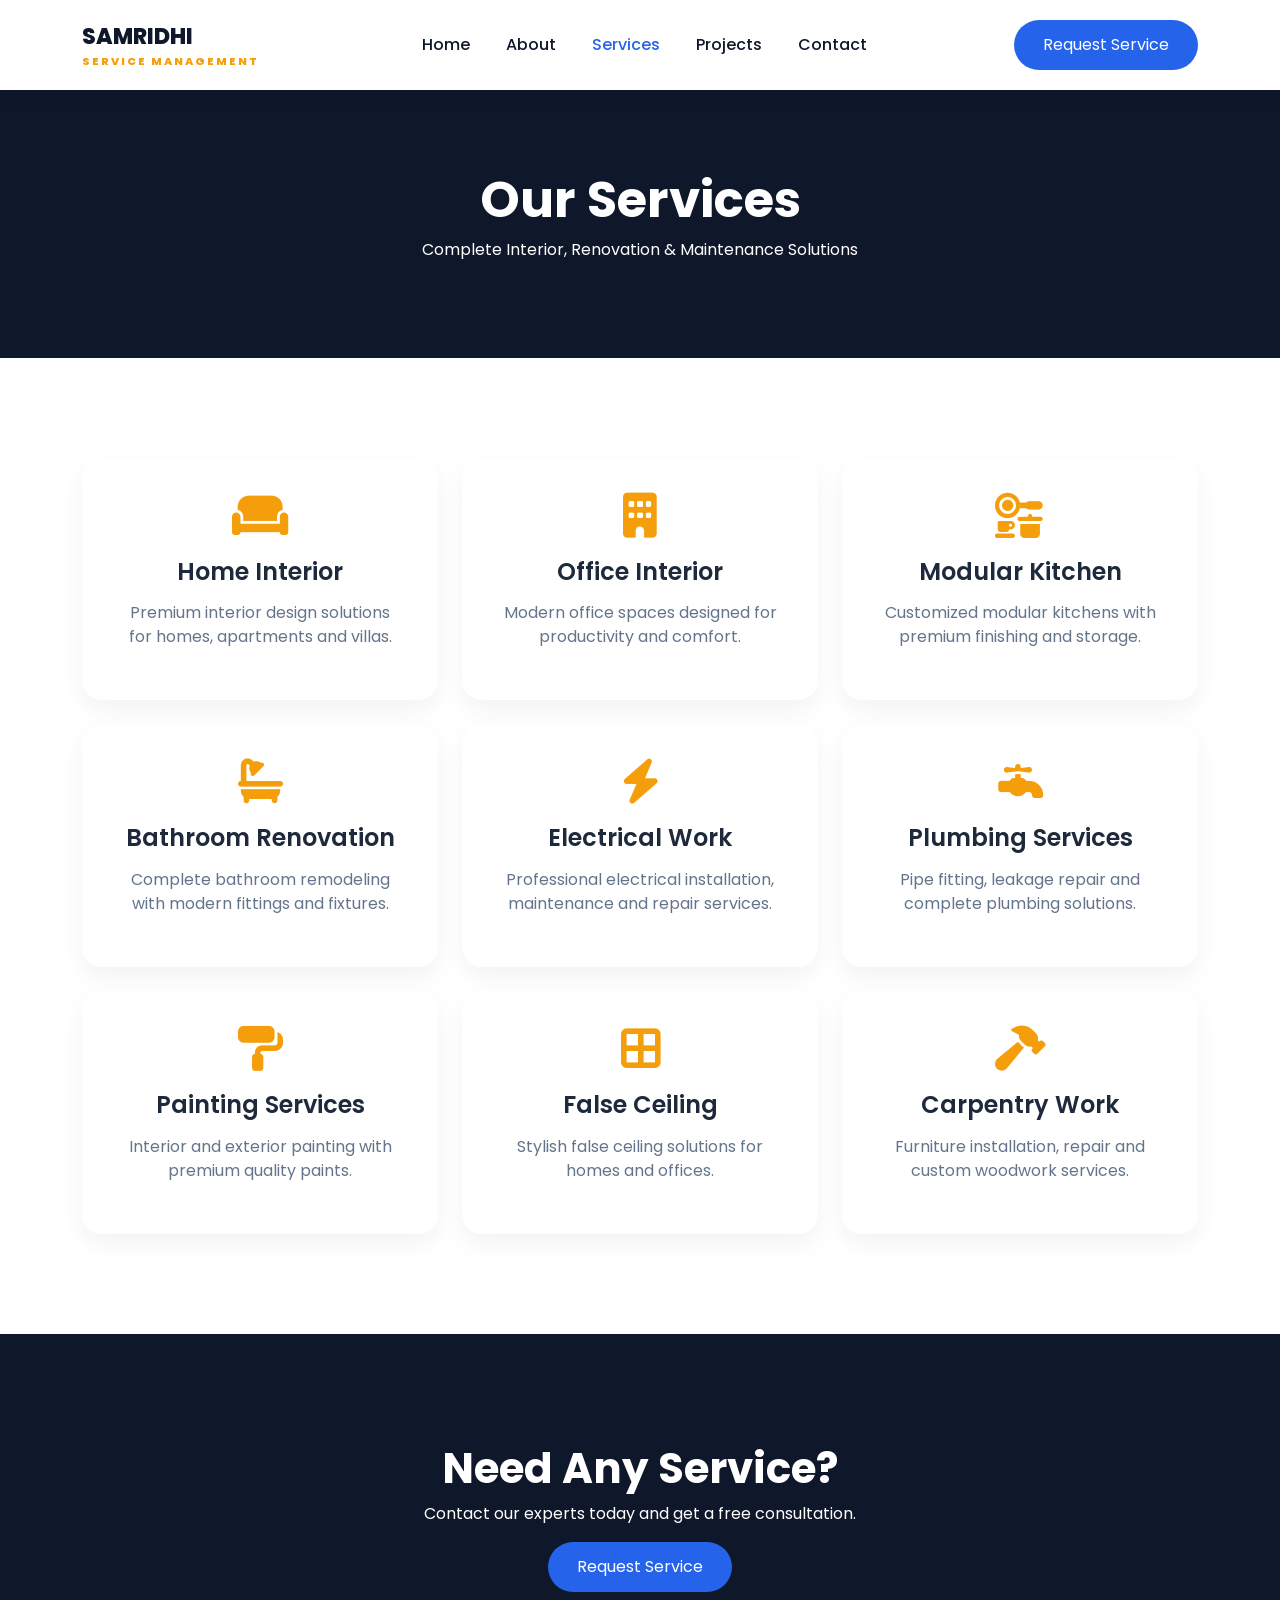
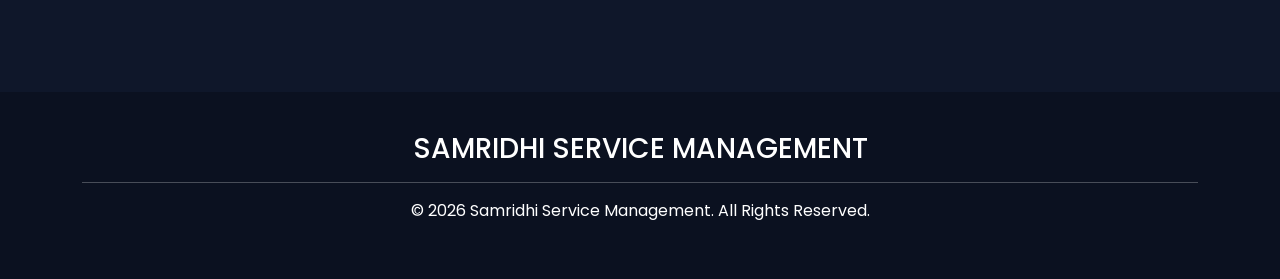
<file: services.html>
<!DOCTYPE html>
<html lang="en">

<head>

    <meta charset="UTF-8">
    <meta name="viewport" content="width=device-width, initial-scale=1.0">

    <title>Services | Samridhi Service Management</title>

    <link href="https://cdn.jsdelivr.net/npm/bootstrap@5.3.3/dist/css/bootstrap.min.css" rel="stylesheet">

    <link rel="stylesheet"
        href="https://cdnjs.cloudflare.com/ajax/libs/font-awesome/6.5.1/css/all.min.css">

    <link rel="stylesheet" href="assets/css/style.css">

</head>

<body>

    <!-- NAVBAR -->

    <nav class="navbar navbar-expand-lg navbar-light sticky-top custom-navbar">

        <div class="container">

            <a class="navbar-brand logo" href="index.html">
                SAMRIDHI
                <span>SERVICE MANAGEMENT</span>
            </a>

            <button class="navbar-toggler"
                type="button"
                data-bs-toggle="collapse"
                data-bs-target="#nav">

                <span class="navbar-toggler-icon"></span>

            </button>

            <div class="collapse navbar-collapse" id="nav">

                <ul class="navbar-nav mx-auto">

                    <li class="nav-item"><a class="nav-link" href="index.html">Home</a></li>

                    <li class="nav-item"><a class="nav-link" href="about.html">About</a></li>

                    <li class="nav-item"><a class="nav-link active" href="#">Services</a></li>

                    <li class="nav-item"><a class="nav-link" href="projects.html">Projects</a></li>

                    <li class="nav-item"><a class="nav-link" href="contact.html">Contact</a></li>

                </ul>

                <a href="quote.html" class="btn btn-primary-custom">
                    Request Service
                </a>

            </div>

        </div>

    </nav>

    <!-- PAGE BANNER -->

    <section class="page-banner">

        <div class="container text-center">

            <h1>Our Services</h1>

            <p>
                Complete Interior, Renovation & Maintenance Solutions
            </p>

        </div>

    </section>

    <!-- SERVICES -->

    <section class="services-page-section">

        <div class="container">

            <div class="row g-4">

                <!-- Service 1 -->

                <div class="col-lg-4 col-md-6">

                    <div class="service-box">

                        <i class="fas fa-couch"></i>

                        <h4>Home Interior</h4>

                        <p>
                            Premium interior design solutions for homes,
                            apartments and villas.
                        </p>

                    </div>

                </div>

                <!-- Service 2 -->

                <div class="col-lg-4 col-md-6">

                    <div class="service-box">

                        <i class="fas fa-building"></i>

                        <h4>Office Interior</h4>

                        <p>
                            Modern office spaces designed for productivity
                            and comfort.
                        </p>

                    </div>

                </div>

                <!-- Service 3 -->

                <div class="col-lg-4 col-md-6">

                    <div class="service-box">

                        <i class="fas fa-kitchen-set"></i>

                        <h4>Modular Kitchen</h4>

                        <p>
                            Customized modular kitchens with premium
                            finishing and storage.
                        </p>

                    </div>

                </div>

                <!-- Service 4 -->

                <div class="col-lg-4 col-md-6">

                    <div class="service-box">

                        <i class="fas fa-bath"></i>

                        <h4>Bathroom Renovation</h4>

                        <p>
                            Complete bathroom remodeling with modern
                            fittings and fixtures.
                        </p>

                    </div>

                </div>

                <!-- Service 5 -->

                <div class="col-lg-4 col-md-6">

                    <div class="service-box">

                        <i class="fas fa-bolt"></i>

                        <h4>Electrical Work</h4>

                        <p>
                            Professional electrical installation,
                            maintenance and repair services.
                        </p>

                    </div>

                </div>

                <!-- Service 6 -->

                <div class="col-lg-4 col-md-6">

                    <div class="service-box">

                        <i class="fas fa-faucet"></i>

                        <h4>Plumbing Services</h4>

                        <p>
                            Pipe fitting, leakage repair and complete
                            plumbing solutions.
                        </p>

                    </div>

                </div>

                <!-- Service 7 -->

                <div class="col-lg-4 col-md-6">

                    <div class="service-box">

                        <i class="fas fa-paint-roller"></i>

                        <h4>Painting Services</h4>

                        <p>
                            Interior and exterior painting with premium
                            quality paints.
                        </p>

                    </div>

                </div>

                <!-- Service 8 -->

                <div class="col-lg-4 col-md-6">

                    <div class="service-box">

                        <i class="fas fa-border-all"></i>

                        <h4>False Ceiling</h4>

                        <p>
                            Stylish false ceiling solutions for homes
                            and offices.
                        </p>

                    </div>

                </div>

                <!-- Service 9 -->

                <div class="col-lg-4 col-md-6">

                    <div class="service-box">

                        <i class="fas fa-hammer"></i>

                        <h4>Carpentry Work</h4>

                        <p>
                            Furniture installation, repair and custom
                            woodwork services.
                        </p>

                    </div>

                </div>

            </div>

        </div>

    </section>

    <!-- CTA -->

    <section class="cta-section">

        <div class="container text-center">

            <h2>
                Need Any Service?
            </h2>

            <p>
                Contact our experts today and get a free consultation.
            </p>

            <a href="quote.html" class="btn btn-primary-custom">
                Request Service
            </a>

        </div>

    </section>

    <!-- FOOTER -->

    <footer class="footer">

        <div class="container text-center">

            <h3>
                SAMRIDHI SERVICE MANAGEMENT
            </h3>

            <hr>

            <p>
                © 2026 Samridhi Service Management. All Rights Reserved.
            </p>

        </div>

    </footer>

    <script src="https://cdn.jsdelivr.net/npm/bootstrap@5.3.3/dist/js/bootstrap.bundle.min.js"></script>

</body>

</html>
</file>
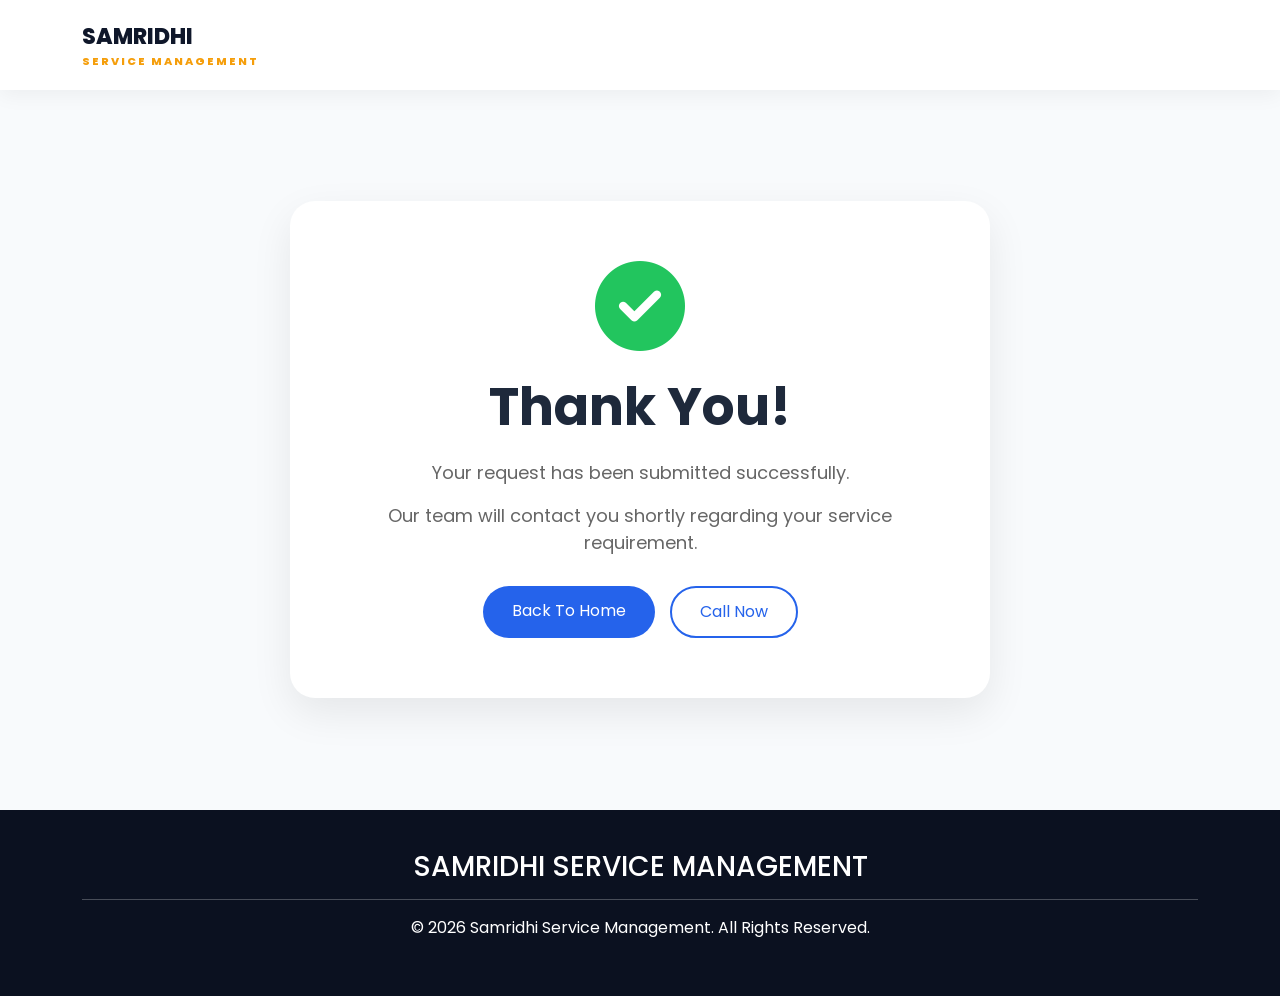
<file: thank-you.html>
<!DOCTYPE html>
<html lang="en">

<head>

    <meta charset="UTF-8">
    <meta name="viewport" content="width=device-width, initial-scale=1.0">

    <title>Thank You | Samridhi Service Management</title>

    <link href="https://cdn.jsdelivr.net/npm/bootstrap@5.3.3/dist/css/bootstrap.min.css" rel="stylesheet">

    <link rel="stylesheet"
        href="https://cdnjs.cloudflare.com/ajax/libs/font-awesome/6.5.1/css/all.min.css">

    <link rel="stylesheet" href="assets/css/style.css">

</head>

<body>

    <!-- NAVBAR -->

    <nav class="navbar navbar-expand-lg navbar-light custom-navbar">

        <div class="container">

            <a class="navbar-brand logo" href="index.html">

                SAMRIDHI
                <span>SERVICE MANAGEMENT</span>

            </a>

        </div>

    </nav>

    <!-- THANK YOU SECTION -->

    <section class="thank-you-section">

        <div class="container">

            <div class="thank-you-box">

                <div class="success-icon">

                    <i class="fas fa-circle-check"></i>

                </div>

                <h1>
                    Thank You!
                </h1>

                <p>

                    Your request has been submitted successfully.

                </p>

                <p>

                    Our team will contact you shortly regarding your service requirement.

                </p>

                <div class="thank-buttons">

                    <a href="index.html"
                        class="btn btn-primary-custom">

                        Back To Home

                    </a>

                    <a href="tel:+919876543210"
                        class="btn btn-outline-custom">

                        Call Now

                    </a>

                </div>

            </div>

        </div>

    </section>

    <!-- FOOTER -->

    <footer class="footer">

        <div class="container text-center">

            <h3>

                SAMRIDHI SERVICE MANAGEMENT

            </h3>

            <hr>

            <p>

                © 2026 Samridhi Service Management.
                All Rights Reserved.

            </p>

        </div>

    </footer>

</body>

</html>
</file>
<file: assets/css/style.css>
/* =========================
   GOOGLE FONT
========================= */

@import url('https://fonts.googleapis.com/css2?family=Poppins:wght@300;400;500;600;700;800&display=swap');

*{
    margin:0;
    padding:0;
    box-sizing:border-box;
    font-family:'Poppins',sans-serif;
}

body{
    background:#ffffff;
    color:#1e293b;
    overflow-x:hidden;
}

/* =========================
   COLORS
========================= */

:root{

    --primary:#2563eb;
    --secondary:#f59e0b;

    --dark:#0f172a;
    --light:#f8fafc;

    --text:#64748b;
}

/* =========================
   TOP BAR
========================= */

.top-bar{

    background:var(--dark);

    color:#fff;

    padding:10px 0;

    font-size:14px;
}

/* =========================
   NAVBAR
========================= */


.custom-navbar{

    background:#fff;

    box-shadow:0 5px 20px rgba(0,0,0,.05);

    padding:15px 0;
}

.logo{

    font-weight:800;

    color:var(--dark) !important;

    font-size:22px;
}

.logo span{

    display:block;

    font-size:11px;

    color:var(--secondary);

    letter-spacing:2px;
}

.navbar-nav .nav-link{

    color:var(--dark);

    font-weight:500;

    margin:0 10px;
}

.navbar-nav .nav-link:hover,
.navbar-nav .nav-link.active{

    color:var(--primary);
}

/* =========================
   BUTTONS
========================= */

.btn-primary-custom{

    background:var(--primary);

    color:#fff;

    padding:12px 28px;

    border-radius:50px;

    text-decoration:none;

    transition:.3s;
}

.btn-primary-custom:hover{

    background:#1d4ed8;

    color:#fff;
}

.btn-outline-custom{

    border:2px solid var(--primary);

    color:var(--primary);

    padding:12px 28px;

    border-radius:50px;

    text-decoration:none;

    transition:.3s;
}

.btn-outline-custom:hover{

    background:var(--primary);

    color:#fff;
}

/* =========================
   HERO SECTION
========================= */

.hero-section{

    padding:100px 0;
}

.hero-tag{

    background:#e0edff;

    color:var(--primary);

    padding:8px 18px;

    border-radius:30px;

    font-size:14px;

    display:inline-block;

    margin-bottom:20px;
}

.hero-section h1{

    font-size:58px;

    font-weight:800;

    line-height:1.2;

    margin-bottom:25px;
}

.hero-section p{

    color:var(--text);

    font-size:18px;

    margin-bottom:30px;
}

.hero-buttons{

    display:flex;

    gap:15px;

    flex-wrap:wrap;
}

.hero-image{

    border-radius:25px;

    box-shadow:0 20px 50px rgba(0,0,0,.15);
}

/* =========================
   SECTION TITLE
========================= */

.section-tag{

    color:var(--secondary);

    font-weight:600;

    letter-spacing:1px;

    text-transform:uppercase;
}

section h2{

    font-size:42px;

    font-weight:700;

    margin-top:10px;
}

/* =========================
   SERVICES
========================= */

.services-home{

    padding:100px 0;

    background:var(--light);
}

.service-card{

    background:#fff;

    padding:35px;

    border-radius:20px;

    text-align:center;

    transition:.3s;

    height:100%;

    box-shadow:0 10px 25px rgba(0,0,0,.05);
}

.service-card:hover{

    transform:translateY(-10px);
}

.service-card i{

    font-size:45px;

    color:var(--secondary);

    margin-bottom:20px;
}

.service-card h4{

    font-weight:600;

    margin-bottom:15px;
}

.service-card p{

    color:var(--text);
}

/* =========================
   RESPONSIVE
========================= */

@media(max-width:992px){

    .hero-section{

        text-align:center;
    }

    .hero-image{

        margin-top:40px;
    }

    .hero-section h1{

        font-size:42px;
    }

    .hero-buttons{

        justify-content:center;
    }
}

@media(max-width:768px){

    .hero-section{

        padding:70px 0;
    }

    .hero-section h1{

        font-size:34px;
    }

    section h2{

        font-size:30px;
    }
}



/* WHY CHOOSE */

.why-choose-section{
    padding:100px 0;
}

.why-card{
    text-align:center;
    padding:35px;
    border-radius:20px;
    background:#fff;
    box-shadow:0 10px 25px rgba(0,0,0,.05);
}

.why-card i{
    font-size:45px;
    color:var(--secondary);
    margin-bottom:20px;
}

/* PROJECTS */

.projects-section{
    padding:100px 0;
    background:#f8fafc;
}

.project-card{
    background:#fff;
    border-radius:20px;
    overflow:hidden;
    box-shadow:0 10px 25px rgba(0,0,0,.05);
}

.project-card img{
    width:100%;
    height:250px;
    object-fit:cover;
}

.project-content{
    padding:25px;
}

/* .project-content a{
    text-decoration:none;
    color:var(--primary);
    font-weight:600;
} */

.project-content a:not(.btn){
    text-decoration:none;
    color:var(--primary);
    font-weight:600;
}

/* PROCESS */

.process-section{
    padding:100px 0;
}

.process-box span{
    width:70px;
    height:70px;
    background:var(--primary);
    color:#fff;
    display:flex;
    align-items:center;
    justify-content:center;
    margin:auto;
    border-radius:50%;
    font-size:22px;
    font-weight:700;
    margin-bottom:20px;
}

/* TESTIMONIALS */

.testimonial-section{
    padding:100px 0;
    background:#f8fafc;
}

.testimonial-card{
    background:#fff;
    padding:30px;
    border-radius:20px;
    box-shadow:0 10px 25px rgba(0,0,0,.05);
}

/* CTA */

.cta-section{
    padding:100px 0;
    background:var(--dark);
    color:#fff;
}

/* FOOTER */

.footer{
    background:#0b1120;
    color:#fff;
    padding:50px 0;
}

.footer-links{
    margin:20px 0;
}

.footer-links a{
    color:#fff;
    text-decoration:none;
    margin:0 12px;
}

/* WHATSAPP */

.whatsapp-btn{
    position:fixed;
    right:25px;
    bottom:25px;
    width:60px;
    height:60px;
    background:#25d366;
    color:#fff;
    border-radius:50%;
    display:flex;
    align-items:center;
    justify-content:center;
    font-size:28px;
    text-decoration:none;
    z-index:999;
}


/* ABOUT PAGE */

.page-banner{
    background: var(--dark);
    color:#fff;
    padding:80px 0;
}

.page-banner h1{
    font-size:50px;
    font-weight:700;
}

.about-section-page{
    padding:100px 0;
}

.about-main-image{
    border-radius:20px;
}

.about-features div{
    margin-bottom:15px;
    font-weight:500;
}

.about-features i{
    color:var(--secondary);
    margin-right:10px;
}

.stats-section{
    padding:80px 0;
    background:#f8fafc;
}

.stat-box h2{
    color:var(--primary);
    font-weight:700;
}

.mission-section{
    padding:100px 0;
}

.mission-card{
    background:#fff;
    padding:40px;
    border-radius:20px;
    box-shadow:0 10px 25px rgba(0,0,0,.05);
}

.mission-card i{
    font-size:40px;
    color:var(--secondary);
    margin-bottom:15px;
}

.cta-section{
    padding:100px 0;
    background:var(--dark);
    color:#fff;
}

.footer{
    background:#0b1120;
    color:#fff;
    padding:40px 0;
}


/* SERVICES PAGE */

.services-page-section{
    padding:100px 0;
}

.service-box{
    background:#fff;
    padding:35px;
    border-radius:20px;
    text-align:center;
    height:100%;
    transition:.3s;
    box-shadow:0 10px 25px rgba(0,0,0,.05);
}

.service-box:hover{
    transform:translateY(-10px);
}

.service-box i{
    font-size:45px;
    color:var(--secondary);
    margin-bottom:20px;
}

.service-box h4{
    margin-bottom:15px;
    font-weight:600;
}

.service-box p{
    color:var(--text);
}


/* PROJECTS PAGE */

.projects-page-section{
    padding:100px 0;
}



.projects-page-section .project-card{
    background:#fff;
    border-radius:20px;
    overflow:hidden;
    height:100%;
    box-shadow:0 10px 25px rgba(0,0,0,.05);
}

.projects-page-section .project-card img{
    width:100%;
    height:260px;
    object-fit:cover;
}

.projects-page-section .project-content{
    padding:25px;
}

.projects-page-section .project-content p{
    color:var(--text);
    margin:15px 0;
} 


/* PROJECT DETAILS */

.project-details-section{
    padding:100px 0;
}

.project-main-image{
    width:100%;
    border-radius:20px;
}

.project-info-box{
    background:#fff;
    padding:30px;
    border-radius:20px;
    box-shadow:0 10px 25px rgba(0,0,0,.05);
}

.project-info-box ul{
    list-style:none;
    padding:0;
}

.project-info-box li{
    padding:10px 0;
    border-bottom:1px solid #eee;
}

.project-gallery-section{
    padding:100px 0;
    background:#f8fafc;
}

.gallery-img{
    width:100%;
    height:280px;
    object-fit:cover;
    border-radius:15px;
}

.project-features{
    padding:100px 0;
}

.feature-box{
    text-align:center;
    padding:30px;
    background:#fff;
    border-radius:20px;
    box-shadow:0 10px 25px rgba(0,0,0,.05);
}

.feature-box i{
    font-size:45px;
    color:var(--secondary);
    margin-bottom:15px;
}

/* CONTACT PAGE */

.contact-info-section{
    padding:100px 0 50px;
}

.contact-card{
    background:#fff;
    padding:35px;
    border-radius:20px;
    text-align:center;
    box-shadow:0 10px 25px rgba(0,0,0,.05);
}

.contact-card i{
    font-size:40px;
    color:var(--secondary);
    margin-bottom:20px;
}

.contact-form-section{
    padding:50px 0 100px;
}

.custom-input{
    padding:14px;
    border-radius:12px;
}

/* THANK YOU PAGE */

.thank-you-section{
    min-height:80vh;
    display:flex;
    align-items:center;
    justify-content:center;
    padding:100px 0;
    background:#f8fafc;
}

.thank-you-box{
    background:#fff;
    padding:60px;
    border-radius:25px;
    text-align:center;
    max-width:700px;
    margin:auto;
    box-shadow:0 15px 40px rgba(0,0,0,.08);
}

.success-icon i{
    font-size:90px;
    color:#22c55e;
    margin-bottom:25px;
}

.thank-you-box h1{
    font-size:52px;
    font-weight:700;
    margin-bottom:20px;
}

.thank-you-box p{
    font-size:18px;
    color:#666;
}

.thank-buttons{
    margin-top:30px;
    display:flex;
    justify-content:center;
    gap:15px;
    flex-wrap:wrap;
}
</file>
